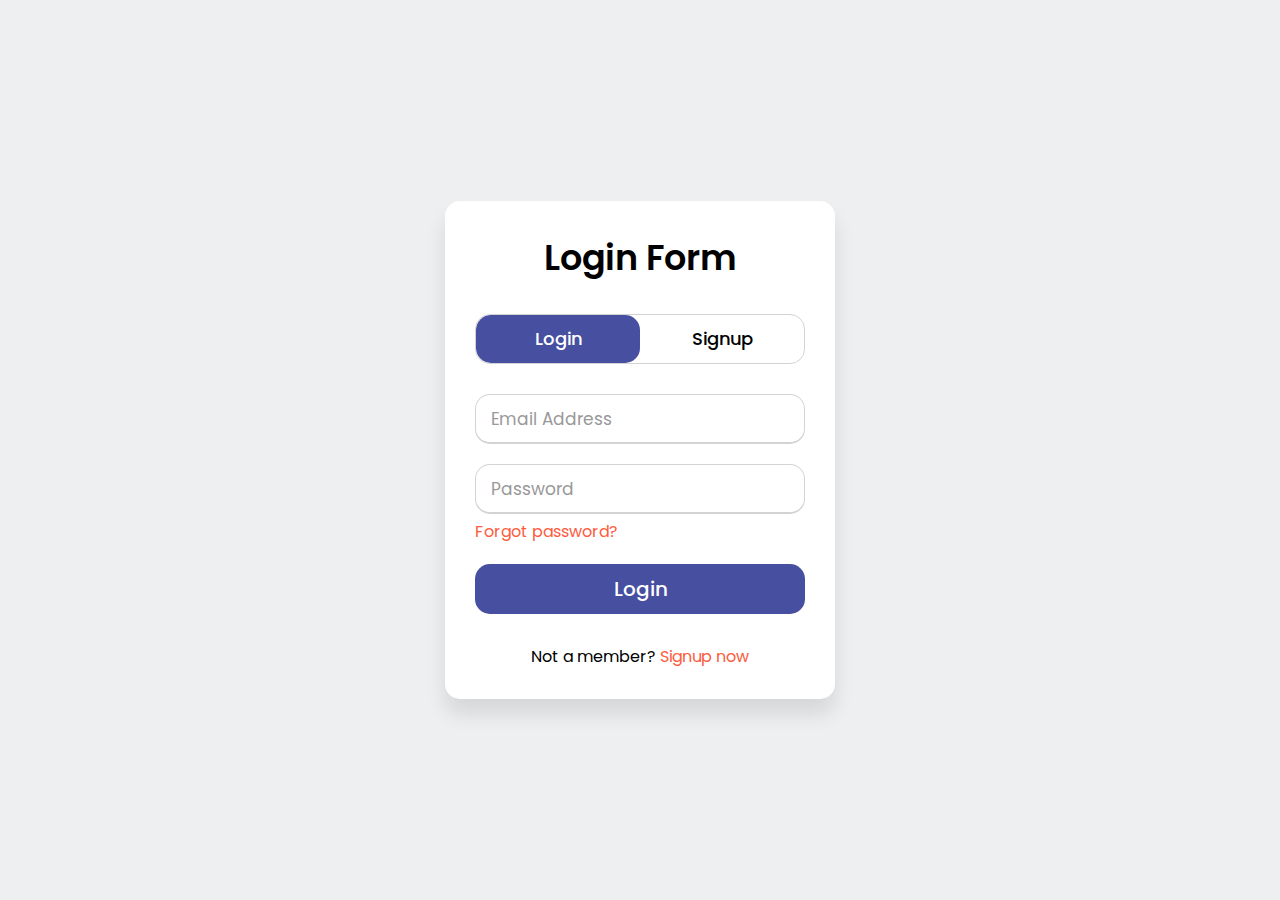
<file: login.html>
<!DOCTYPE html>
<html lang="en">
<head>
    <meta charset="UTF-8">
    <meta http-equiv="X-UA-Compatible" content="IE=edge">
    <meta name="viewport" content="width=device-width, initial-scale=1.0">
    <title>Rent a Car Website</title>
    <link rel="stylesheet" href="stili.css">

</head>
<body>
  <div class="wrapper">
      <div class="title-text">
        <div class="title login">Login Form</div>
        <div class="title signup">Signup Form</div>
      </div>
      <div class="form-container">
        <div class="slide-controls">
          <input type="radio" name="slide" id="login" checked>
          <input type="radio" name="slide" id="signup">
          <label for="login" class="slide login">Login</label>
          <label for="signup" class="slide signup">Signup</label>
          <div class="slider-tab"></div>
        </div>
        <div class="form-inner">
          <form action="#" class="login">
            <div class="field">
              <input type="text" placeholder="Email Address" required>
            </div>
            <div class="field">
              <input type="password" placeholder="Password" required>
            </div>
            <div class="pass-link"><a href="#">Forgot password?</a></div>
            <div class="field btn">
              <div class="btn-layer"></div>
              <input type="submit" value="Login">
            </div>
            <div class="signup-link">Not a member? <a href="">Signup now</a></div>
          </form>
          <form action="#" class="signup">
            <div class="field">
              <input type="text" placeholder="Email Address" required>
            </div>
            <div class="field">
              <input type="password" placeholder="Password" required>
            </div>
            <div class="field">
              <input type="password" placeholder="Confirm password" required>
            </div>
            <div class="field btn">
              <div class="btn-layer"></div>
              <input type="submit" value="Signup">
            </div>
          </form>
        </div>
      </div>
    </div>
      <script type="text/javascript" src="skripti.js"></script>
</body>
</html>
</file>
<file: stili.css>
@import url('https://fonts.googleapis.com/css?family=Poppins:400,500,600,700&display=swap');
*{
  margin: 0;
  padding: 0;
  box-sizing: border-box;
  font-family: 'Poppins', sans-serif;
}
html,body{
  display: grid;
  height: 100%;
  width: 100%;
  place-items: center;
  background-color: #eeeff1;
}
::selection{
  background: #1a75ff;
  color: #fff;
}
.wrapper{
  overflow: hidden;
  max-width: 390px;
  background: #fff;
  padding: 30px;
  border-radius: 15px;
  box-shadow: 0px 15px 20px rgba(0,0,0,0.1);
}
.wrapper .title-text{
  display: flex;
  width: 200%;
}
.wrapper .title{
  width: 50%;
  font-size: 35px;
  font-weight: 600;
  text-align: center;
  transition: all 0.6s cubic-bezier(0.68,-0.55,0.265,1.55);
}
.wrapper .slide-controls{
  position: relative;
  display: flex;
  height: 50px;
  width: 100%;
  overflow: hidden;
  margin: 30px 0 10px 0;
  justify-content: space-between;
  border: 1px solid lightgrey;
  border-radius: 15px;
}
.slide-controls .slide{
  height: 100%;
  width: 100%;
  color: #fff;
  font-size: 18px;
  font-weight: 500;
  text-align: center;
  line-height: 48px;
  cursor: pointer;
  z-index: 1;
  transition: all 0.6s ease;
}
.slide-controls label.signup{
  color: #000;
}
.slide-controls .slider-tab{
  position: absolute;
  height: 100%;
  width: 50%;
  left: 0;
  z-index: 0;
  border-radius: 15px;
  background: #474fa0;
  transition: all 0.6s cubic-bezier(0.68,-0.55,0.265,1.55);
}
input[type="radio"]{
  display: none;
}
#signup:checked ~ .slider-tab{
  left: 50%;
}
#signup:checked ~ label.signup{
  color: #fff;
  cursor: default;
  user-select: none;
}
#signup:checked ~ label.login{
  color: #000;
}
#login:checked ~ label.signup{
  color: #000;
}
#login:checked ~ label.login{
  cursor: default;
  user-select: none;
}
.wrapper .form-container{
  width: 100%;
  overflow: hidden;
}
.form-container .form-inner{
  display: flex;
  width: 200%;
}
.form-container .form-inner form{
  width: 50%;
  transition: all 0.6s cubic-bezier(0.68,-0.55,0.265,1.55);
}
.form-inner form .field{
  height: 50px;
  width: 100%;
  margin-top: 20px;
}
.form-inner form .field input{
  height: 100%;
  width: 100%;
  outline: none;
  padding-left: 15px;
  border-radius: 15px;
  border: 1px solid lightgrey;
  border-bottom-width: 2px;
  font-size: 17px;
  transition: all 0.3s ease;
}
.form-inner form .field input:focus{
  border-color: #1a75ff;
  /* box-shadow: inset 0 0 3px #fb6aae; */
}
.form-inner form .field input::placeholder{
  color: #999;
  transition: all 0.3s ease;
}
form .field input:focus::placeholder{
  color: #fe5b3d;
}
.form-inner form .pass-link{
  margin-top: 5px;
}
.form-inner form .signup-link{
  text-align: center;
  margin-top: 30px;
}
.form-inner form .pass-link a,
.form-inner form .signup-link a{
  color: #fe5b3d;
  text-decoration: none;
}
.form-inner form .pass-link a:hover,
.form-inner form .signup-link a:hover{
  text-decoration: underline;
}
form .btn{
  height: 50px;
  width: 100%;
  border-radius: 15px;
  position: relative;
  overflow: hidden;
}
form .btn .btn-layer{
  height: 100%;
  width: 300%;
  position: absolute;
  left: -100%;
  background: #474fa0;
  border-radius: 15px;
  transition: all 0.4s ease;;
}
form .btn:hover .btn-layer{
  left: 0;
  background: #fe5b3d;
}
form .btn input[type="submit"]{
  height: 100%;
  width: 100%;
  z-index: 1;
  position: relative;
  background: none;
  border: none;
  color: #fff;
  padding-left: 0;
  border-radius: 15px;
  font-size: 20px;
  font-weight: 500;
  cursor: pointer;
}
</file>
